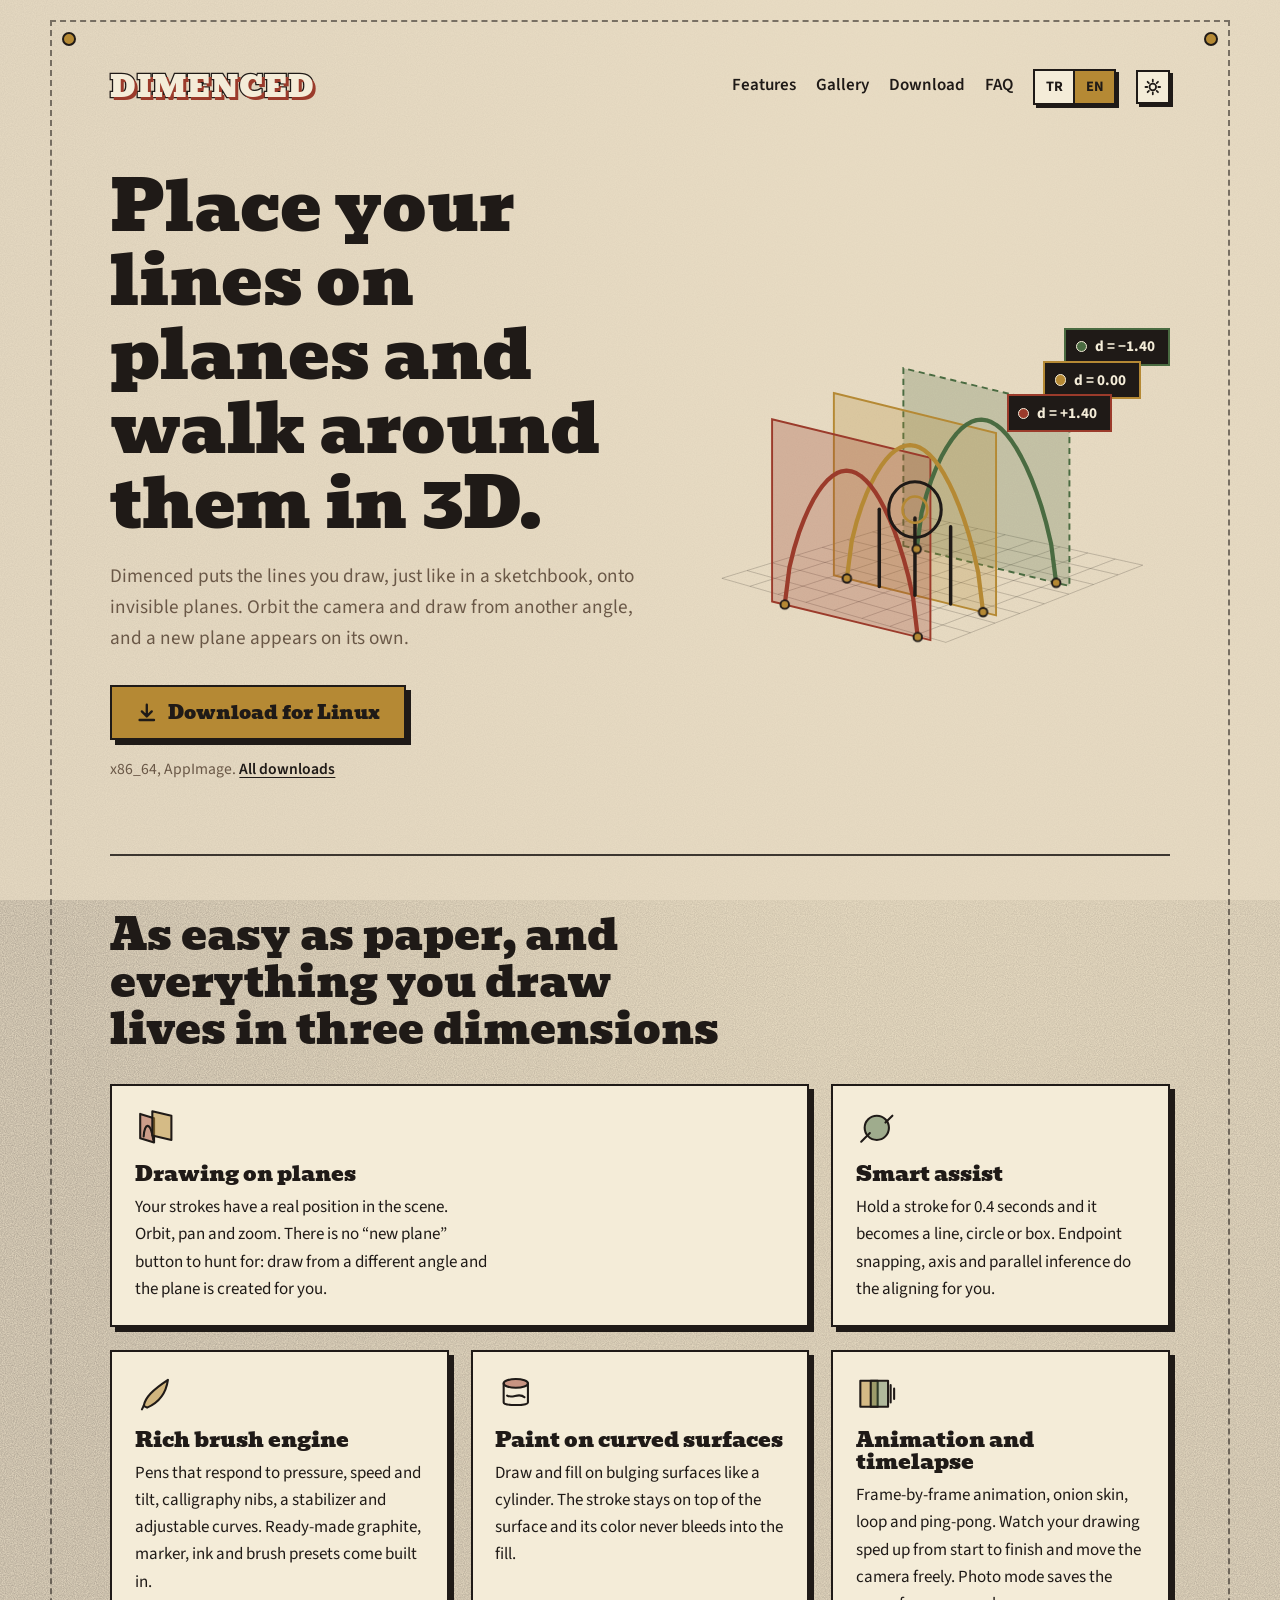
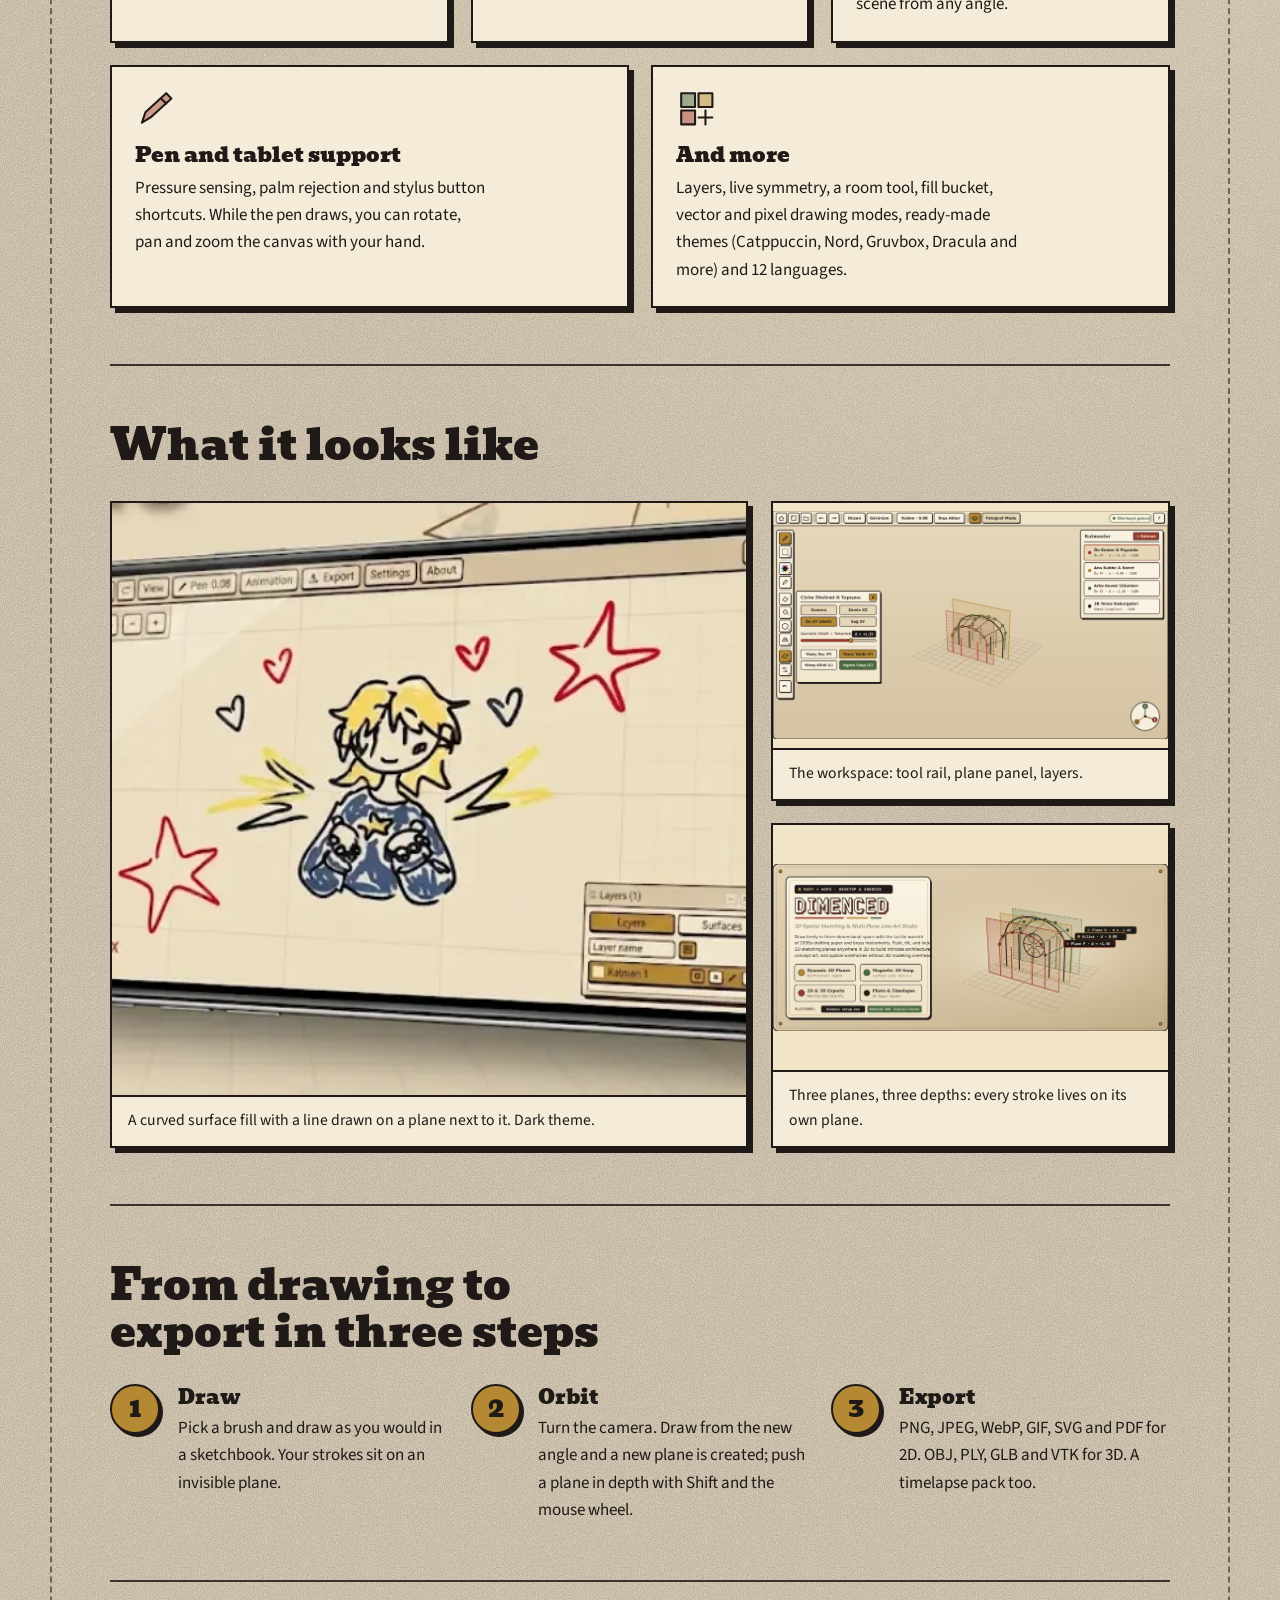
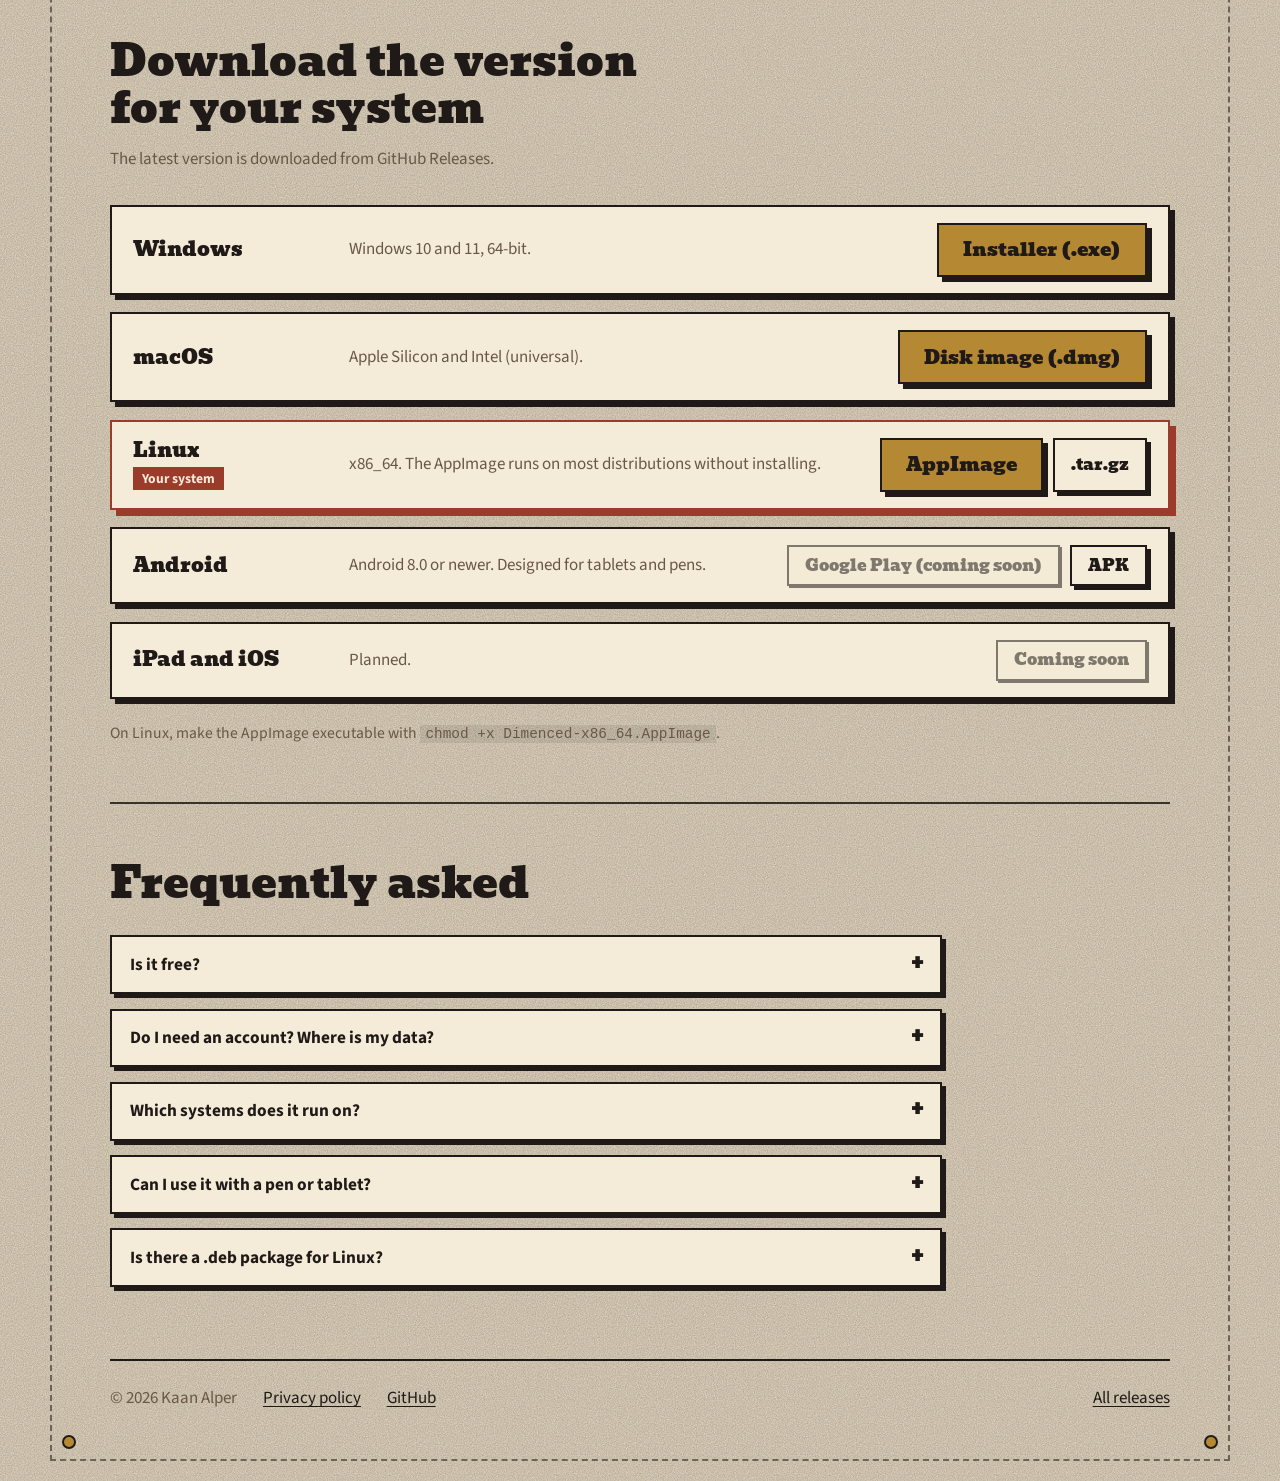
<file: docs/index.html>
<!doctype html>
<html lang="tr">
<head>
<meta charset="utf-8">
<meta name="viewport" content="width=device-width, initial-scale=1">
<title>Dimenced: 3B çizgi çizim uygulaması</title>
<meta name="description" content="Çizgilerini 3B uzaya çiz. Mürekkep tadında, sade ve güçlü bir çizim defteri. Windows, macOS, Linux ve Android için indir.">
<link rel="canonical" href="https://kaanalper.github.io/dimenced/">
<link rel="icon" href="favicon.svg" type="image/svg+xml">
<meta name="theme-color" content="#e8dcc4" media="(prefers-color-scheme: light)">
<meta name="theme-color" content="#1e1e2e" media="(prefers-color-scheme: dark)">
<meta property="og:type" content="website">
<meta property="og:title" content="Dimenced: 3B çizgi çizim uygulaması">
<meta property="og:description" content="Çizgilerini düzlemlere yerleştir, kamerayı döndür, 3B sahnede gez. Windows, macOS, Linux ve Android.">
<meta property="og:image" content="https://kaanalper.github.io/dimenced/assets/dimenced-hero.png">
<meta property="og:url" content="https://kaanalper.github.io/dimenced/">
<meta name="twitter:card" content="summary_large_image">
<link rel="preload" href="assets/fonts/Bevan-latin.woff2" as="font" type="font/woff2" crossorigin>
<link rel="stylesheet" href="site.css">
<script>
  /* Tema: kaydedilmiş seçim varsa o, yoksa tarayıcı tercihi (CSS prefers-color-scheme). */
  try { var t = localStorage.getItem("dimenced-theme"); if (t === "light" || t === "dark") document.documentElement.dataset.theme = t; } catch (e) {}
</script>
<script type="application/ld+json">
{"@context":"https://schema.org","@type":"SoftwareApplication","name":"Dimenced","applicationCategory":"DesignApplication","operatingSystem":"Windows, macOS, Linux, Android","description":"3B düzlemlerde çizgi çizim uygulaması.","url":"https://kaanalper.github.io/dimenced/","offers":{"@type":"Offer","price":"0","priceCurrency":"USD"},"author":{"@type":"Person","name":"Kaan Alper"}}
</script>
</head>
<body>
<a class="skip" href="#icerik" data-i18n="skip">İçeriğe geç</a>
<div class="sheet">
  <div class="rivet-b" aria-hidden="true"></div>

  <header class="top">
    <a class="wordmark" href="#" aria-label="Dimenced">DIMENCED</a>
    <nav class="nav" aria-label="Ana gezinme">
      <a href="#ozellikler" data-i18n="nav.features">Özellikler</a>
      <a href="#galeri" data-i18n="nav.gallery">Galeri</a>
      <a href="#indir" data-i18n="nav.download">İndir</a>
      <a href="#sss" data-i18n="nav.faq">SSS</a>
      <div class="seg" role="group" aria-label="Dil / Language">
        <button type="button" data-lang="tr" aria-pressed="true">TR</button>
        <button type="button" data-lang="en" aria-pressed="false">EN</button>
      </div>
      <button class="icon-btn" id="theme" type="button" aria-label="Temayı değiştir" title="Açık / koyu tema">
        <svg width="18" height="18" viewBox="0 0 24 24" fill="none" stroke="currentColor" stroke-width="2.4" stroke-linecap="round" stroke-linejoin="round" aria-hidden="true"><circle cx="12" cy="12" r="4.5"/><path d="M12 2v2.5M12 19.5V22M2 12h2.5M19.5 12H22M4.9 4.9l1.8 1.8M17.3 17.3l1.8 1.8M4.9 19.1l1.8-1.8M17.3 6.7l1.8-1.8"/></svg>
      </button>
    </nav>
  </header>

  <main id="icerik">
    <div class="hero">
      <div>
        <h1 data-i18n="hero.title">Çizgilerini düzlemlere yerleştir, 3B uzayda gez.</h1>
        <p class="lead" data-i18n="hero.lead">Dimenced, normal bir defterde çizer gibi çizdiğin çizgileri görünmez düzlemlere oturtur. Kamerayı döndürüp başka açıdan çizdiğinde yeni bir düzlem kendiliğinden oluşur.</p>
        <div class="cta">
          <div class="cta-row" id="cta-row">
            <a class="btn" id="cta-main" href="#indir" data-i18n="cta.see">İndirmeleri gör</a>
          </div>
          <p class="cta-meta" id="cta-meta" aria-live="polite"></p>
        </div>
      </div>
      <div class="scene" aria-hidden="true">
        <svg viewBox="0 0 620 480" role="img" focusable="false">
<g class="floor"><line x1="40.0" y1="372.0" x2="330.0" y2="455.0"/><line x1="40.0" y1="372.0" x2="300.0" y2="292.0"/><line x1="72.5" y1="362.0" x2="361.9" y2="442.5"/><line x1="76.2" y1="382.4" x2="335.6" y2="299.9"/><line x1="105.0" y1="352.0" x2="393.8" y2="430.0"/><line x1="112.5" y1="392.8" x2="371.2" y2="307.8"/><line x1="137.5" y1="342.0" x2="425.6" y2="417.5"/><line x1="148.8" y1="403.1" x2="406.9" y2="315.6"/><line x1="170.0" y1="332.0" x2="457.5" y2="405.0"/><line x1="185.0" y1="413.5" x2="442.5" y2="323.5"/><line x1="202.5" y1="322.0" x2="489.4" y2="392.5"/><line x1="221.2" y1="423.9" x2="478.1" y2="331.4"/><line x1="235.0" y1="312.0" x2="521.2" y2="380.0"/><line x1="257.5" y1="434.2" x2="513.8" y2="339.2"/><line x1="267.5" y1="302.0" x2="553.1" y2="367.5"/><line x1="293.8" y1="444.6" x2="549.4" y2="347.1"/><line x1="300.0" y1="292.0" x2="585.0" y2="355.0"/><line x1="330.0" y1="455.0" x2="585.0" y2="355.0"/></g>
<polygon class="plane plane-green" points="275,330 490,382 490,152 275,100"/>
<polygon class="plane plane-brass" points="185,368 395,420 395,184 185,132"/>
<polygon class="plane plane-rust" points="105,402 310,452 310,216 105,166"/>
<path class="stroke s-green" pathLength="1" d="M292.2 334.2 L298.6 287.2 L305.1 263.0 L311.6 243.9 L318.0 228.0 L324.4 214.4 L330.9 202.8 L337.4 192.9 L343.8 184.7 L350.2 178.1 L356.7 173.0 L363.1 169.4 L369.6 167.2 L376.1 166.6 L382.5 167.4 L388.9 169.7 L395.4 173.5 L401.9 178.7 L408.3 185.4 L414.8 193.7 L421.2 203.5 L427.6 214.8 L434.1 227.8 L440.6 242.5 L447.0 259.2 L453.5 278.3 L459.9 300.4 L466.4 327.8 L472.8 377.8"/>
<path class="stroke s-brass" pathLength="1" d="M201.8 372.2 L208.1 323.9 L214.4 299.1 L220.7 279.5 L227.0 263.1 L233.3 249.1 L239.6 237.1 L245.9 227.0 L252.2 218.5 L258.5 211.6 L264.8 206.4 L271.1 202.6 L277.4 200.4 L283.7 199.7 L290.0 200.5 L296.3 202.8 L302.6 206.6 L308.9 212.0 L315.2 218.8 L321.5 227.2 L327.8 237.2 L334.1 248.8 L340.4 262.1 L346.7 277.2 L353.0 294.3 L359.3 313.8 L365.6 336.5 L371.9 364.5 L378.2 415.8"/>
<path class="stroke s-rust" pathLength="1" d="M121.4 406.0 L127.5 357.7 L133.7 332.8 L139.8 313.1 L146.0 296.7 L152.2 282.6 L158.3 270.6 L164.5 260.4 L170.6 251.9 L176.8 244.9 L182.9 239.6 L189.1 235.8 L195.2 233.5 L201.4 232.7 L207.5 233.5 L213.7 235.7 L219.8 239.5 L225.9 244.8 L232.1 251.6 L238.2 259.9 L244.4 269.9 L250.5 281.4 L256.7 294.6 L262.9 309.6 L269.0 326.7 L275.1 346.1 L281.3 368.8 L287.5 396.7 L293.6 448.0"/>
<path class="stroke s-ink col" pathLength="1" d="M243.8 382.6 L243.8 282.6"/>
<path class="stroke s-ink col" pathLength="1" d="M290.0 394.0 L290.0 294.0"/>
<path class="stroke s-ink col" pathLength="1" d="M336.2 405.4 L336.2 305.4"/>
<ellipse class="stroke s-ink rose" pathLength="1" cx="290.0" cy="283.1" rx="34" ry="36"/>
<ellipse class="stroke s-brass rose2" pathLength="1" cx="290.0" cy="283.1" rx="16" ry="17"/>
<g class="dots"><circle cx="292.2" cy="334.2" r="5.5"/><circle cx="472.8" cy="377.8" r="5.5"/><circle cx="201.8" cy="372.2" r="5.5"/><circle cx="378.2" cy="415.8" r="5.5"/><circle cx="121.4" cy="406.0" r="5.5"/><circle cx="293.6" cy="448.0" r="5.5"/></g>
        </svg>
        <span class="tag t1"><i></i>d = −1.40</span>
        <span class="tag t2"><i></i>d = 0.00</span>
        <span class="tag t3"><i></i>d = +1.40</span>
      </div>
    </div>

    <hr class="rule">

    <section id="ozellikler" aria-labelledby="h-ozellikler">
      <h2 id="h-ozellikler" data-i18n="feat.title">Kâğıda çizer gibi rahat, çizdiklerin üç boyutta yaşar</h2>
      <div class="board">
        <article class="card big">
          <svg class="glyph" viewBox="0 0 48 48" aria-hidden="true"><path class="f2" d="M6 36 L22 41 L22 13 L6 8Z" fill-opacity=".45"/><path class="f1" d="M20 33 L42 38 L42 10 L20 5Z" fill-opacity=".5"/><path d="M10 34 C11 18 18 16 21 38"/></svg>
          <h3 data-i18n="f1.h">Düzlemlerde çizim</h3>
          <p data-i18n="f1.p">Çizgilerin sahnede gerçek bir konuma sahip. Döndür, kaydır, yakınlaştır. “Yeni düzlem” diye bir düğme aramana gerek yok: başka bir açıdan çizdiğinde düzlem kendiliğinden oluşur.</p>
        </article>
        <article class="card">
          <svg class="glyph" viewBox="0 0 48 48" aria-hidden="true"><circle class="f3" cx="24" cy="24" r="14" fill-opacity=".5"/><path d="M6 40 L16 30 M34 18 L42 10"/></svg>
          <h3 data-i18n="f2.h">Akıllı yardım</h3>
          <p data-i18n="f2.p">Çizgiyi 0,4 saniye bekletince düz çizgi, daire ya da kutu olur. Uç noktalara yapışma, eksen ve paralel çıkarımı hizalamayı senin yerine yapar.</p>
        </article>
        <article class="card">
          <svg class="glyph" viewBox="0 0 48 48" aria-hidden="true"><path class="f1" d="M10 38 C12 28 20 20 38 8 C36 22 28 34 14 40Z" fill-opacity=".55"/><path d="M10 38 L8 42"/></svg>
          <h3 data-i18n="f3.h">Zengin fırça motoru</h3>
          <p data-i18n="f3.p">Basınç, hız ve eğime duyarlı kalemler, kaligrafi uçları, stabilizatör ve ayarlanabilir eğriler. Grafit, marker, mürekkep ve fırça gibi hazır fırçalar hazır gelir.</p>
        </article>
        <article class="card">
          <svg class="glyph" viewBox="0 0 48 48" aria-hidden="true"><ellipse class="f2" cx="24" cy="12" rx="14" ry="5" fill-opacity=".5"/><path d="M10 12 V34 C10 38 38 38 38 34 V12"/><path d="M14 26 C20 30 28 22 34 28"/></svg>
          <h3 data-i18n="f4.h">Kavisli yüzeylere boya</h3>
          <p data-i18n="f4.p">Silindir gibi bombeli yüzeylerde çiz ve doldur. Çizgi yüzeyin üstünde kalır, rengi karışmaz.</p>
        </article>
        <article class="card">
          <svg class="glyph" viewBox="0 0 48 48" aria-hidden="true"><rect class="f1" x="5" y="9" width="20" height="30" fill-opacity=".5"/><rect class="f3" x="17" y="9" width="20" height="30" fill-opacity=".4"/><path d="M40 14 V34 M44 18 V30"/></svg>
          <h3 data-i18n="f5.h">Animasyon ve timelapse</h3>
          <p data-i18n="f5.p">Kare kare animasyon, soğan zarı, döngü ve ping-pong. Çizimini baştan sona hızlandırılmış izle, kamerayı serbestçe oynat. Foto modu sahneyi istediğin açıdan kaydeder.</p>
        </article>
        <article class="card wide">
          <svg class="glyph" viewBox="0 0 48 48" aria-hidden="true"><path d="M8 40 L12 28 L36 6 L42 12 L18 34Z" class="f2" fill-opacity=".45"/><path d="M30 12 L36 18"/></svg>
          <h3 data-i18n="f6.h">Kalem ve tablet desteği</h3>
          <p data-i18n="f6.p">Basınç algılama, avuç reddi ve kalem düğmesi kısayolları. Kalemle çizerken elinle ekranı döndürebilir, kaydırabilir, yakınlaştırabilirsin.</p>
        </article>
        <article class="card wide">
          <svg class="glyph" viewBox="0 0 48 48" aria-hidden="true"><rect class="f3" x="6" y="6" width="16" height="16" fill-opacity=".5"/><rect class="f1" x="26" y="6" width="16" height="16" fill-opacity=".5"/><rect class="f2" x="6" y="26" width="16" height="16" fill-opacity=".5"/><path d="M26 34 H42 M34 26 V42"/></svg>
          <h3 data-i18n="f7.h">Ve daha fazlası</h3>
          <p data-i18n="f7.p">Katmanlar, canlı simetri, oda aracı, boya kovası, vektör ve piksel çizim kipi, hazır temalar (Catppuccin, Nord, Gruvbox, Dracula ve daha fazlası) ve 12 dil.</p>
        </article>
      </div>
    </section>

    <hr class="rule">

    <section id="galeri" aria-labelledby="h-galeri">
      <h2 id="h-galeri" data-i18n="gal.title">Böyle görünüyor</h2>
      <div class="gallery">
        <figure class="shot main">
          <img src="assets/screens/hilal.webp" width="1023" height="813" loading="lazy" alt="Dimenced koyu temada, kavisli bir silindir yüzeyi ve yanında çizilmiş bir halka çizgi" data-i18n-alt="gal.a1">
          <figcaption data-i18n="gal.c1">Kavisli yüzey dolgusu ve yanında düzlemde çizilmiş bir çizgi. Koyu tema.</figcaption>
        </figure>
        <figure class="shot">
          <img src="assets/dimenced-ui-showcase.png" width="1600" height="925" loading="lazy" alt="Açık temada Dimenced çalışma alanı: araç çubuğu, düzlem paneli ve katman listesi" data-i18n-alt="gal.a2">
          <figcaption data-i18n="gal.c2">Çalışma alanı: araç rayı, düzlem paneli, katmanlar.</figcaption>
        </figure>
        <figure class="shot">
          <img src="assets/dimenced-hero.png" width="1600" height="675" loading="lazy" alt="Üç renkli çizim düzlemi ve üzerlerinde çizilmiş kemer" data-i18n-alt="gal.a3">
          <figcaption data-i18n="gal.c3">Üç düzlem, üç derinlik: her çizgi kendi düzleminde yaşar.</figcaption>
        </figure>
      </div>
    </section>

    <hr class="rule">

    <section aria-labelledby="h-nasil">
      <h2 id="h-nasil" data-i18n="how.title">Üç adımda çizimden dışa aktarıma</h2>
      <ol class="steps">
        <li><h3 data-i18n="s1.h">Çiz</h3><p data-i18n="s1.p">Fırçayı seç ve defterde çizer gibi çiz. Çizgilerin görünmez bir düzleme oturur.</p></li>
        <li><h3 data-i18n="s2.h">Döndür</h3><p data-i18n="s2.p">Kamerayı çevir. Yeni açıdan çizdiğinde yeni düzlem oluşur; derinliği Shift ile tekerlekle ayarlarsın.</p></li>
        <li><h3 data-i18n="s3.h">Dışa aktar</h3><p data-i18n="s3.p">2B için PNG, JPEG, WebP, GIF, SVG, PDF. 3B için OBJ, PLY, GLB, VTK. Timelapse paketi de var.</p></li>
      </ol>
    </section>

    <hr class="rule">

    <section id="indir" aria-labelledby="h-indir">
      <h2 id="h-indir" data-i18n="dl.title">Sistemine uygun sürümü indir</h2>
      <p class="section-lead" id="dl-version" data-i18n="dl.lead">En güncel sürüm GitHub Releases üzerinden indirilir.</p>
      <div class="dl-list" id="dl-list"></div>
      <p class="fine" data-i18n-html="dl.fine">Linux’ta AppImage’i çalıştırılabilir yapmak için <code>chmod +x Dimenced-x86_64.AppImage</code> komutunu kullan.</p>
    </section>

    <hr class="rule">

    <section id="sss" aria-labelledby="h-sss">
      <h2 id="h-sss" data-i18n="faq.title">Sık sorulanlar</h2>
      <div class="faq">
        <details><summary data-i18n="q1">Ücretsiz mi?</summary><p data-i18n="a1">Uygulama ücretsiz. 2B ve timelapse dışa aktarımları da ücretsiz. 3B dışa aktarımlar token ile yapılır; ilk açılışta 100 ücretsiz token hediye edilir.</p></details>
        <details><summary data-i18n="q2">Hesap açmam gerekiyor mu, verilerim nerede duruyor?</summary><p data-i18n="a2">Hesap gerekmez, reklam yoktur. Çizimlerin cihazında kalır. Ayrıntılar gizlilik sayfasında.</p></details>
        <details><summary data-i18n="q3">Hangi sistemlerde çalışıyor?</summary><p data-i18n="a3">Windows 10 ve 11, macOS (Apple Silicon ve Intel), Linux (x86_64) ve Android 8.0 ve üzeri. iPad ve iOS sürümü planlanıyor.</p></details>
        <details><summary data-i18n="q4">Kalemle ve tabletle kullanabilir miyim?</summary><p data-i18n="a4">Evet. Basınç algılama, avuç reddi ve kalem düğmesi kısayolları var. Android’de tablet ve kalem için tasarlandı.</p></details>
        <details><summary data-i18n="q5">Linux için .deb paketi var mı?</summary><p data-i18n="a5">Şimdilik AppImage ve .tar.gz sunuluyor. AppImage çoğu dağıtımda kurulum gerektirmeden çalışır.</p></details>
      </div>
    </section>
  </main>

  <footer>
    <span>© 2026 Kaan Alper</span>
    <a href="PRIVACY.html" data-i18n="foot.privacy">Gizlilik politikası</a>
    <a href="https://github.com/KaanAlper/Dimenced">GitHub</a>
    <a class="sp" href="https://github.com/KaanAlper/Dimenced/releases" data-i18n="foot.releases">Tüm sürümler</a>
  </footer>
</div>

<noscript>
  <p style="text-align:center;padding:1rem"><a href="https://github.com/KaanAlper/Dimenced/releases/latest">Dimenced’i GitHub Releases’tan indir</a></p>
</noscript>
<script src="site.js"></script>
</body>
</html>
</file>
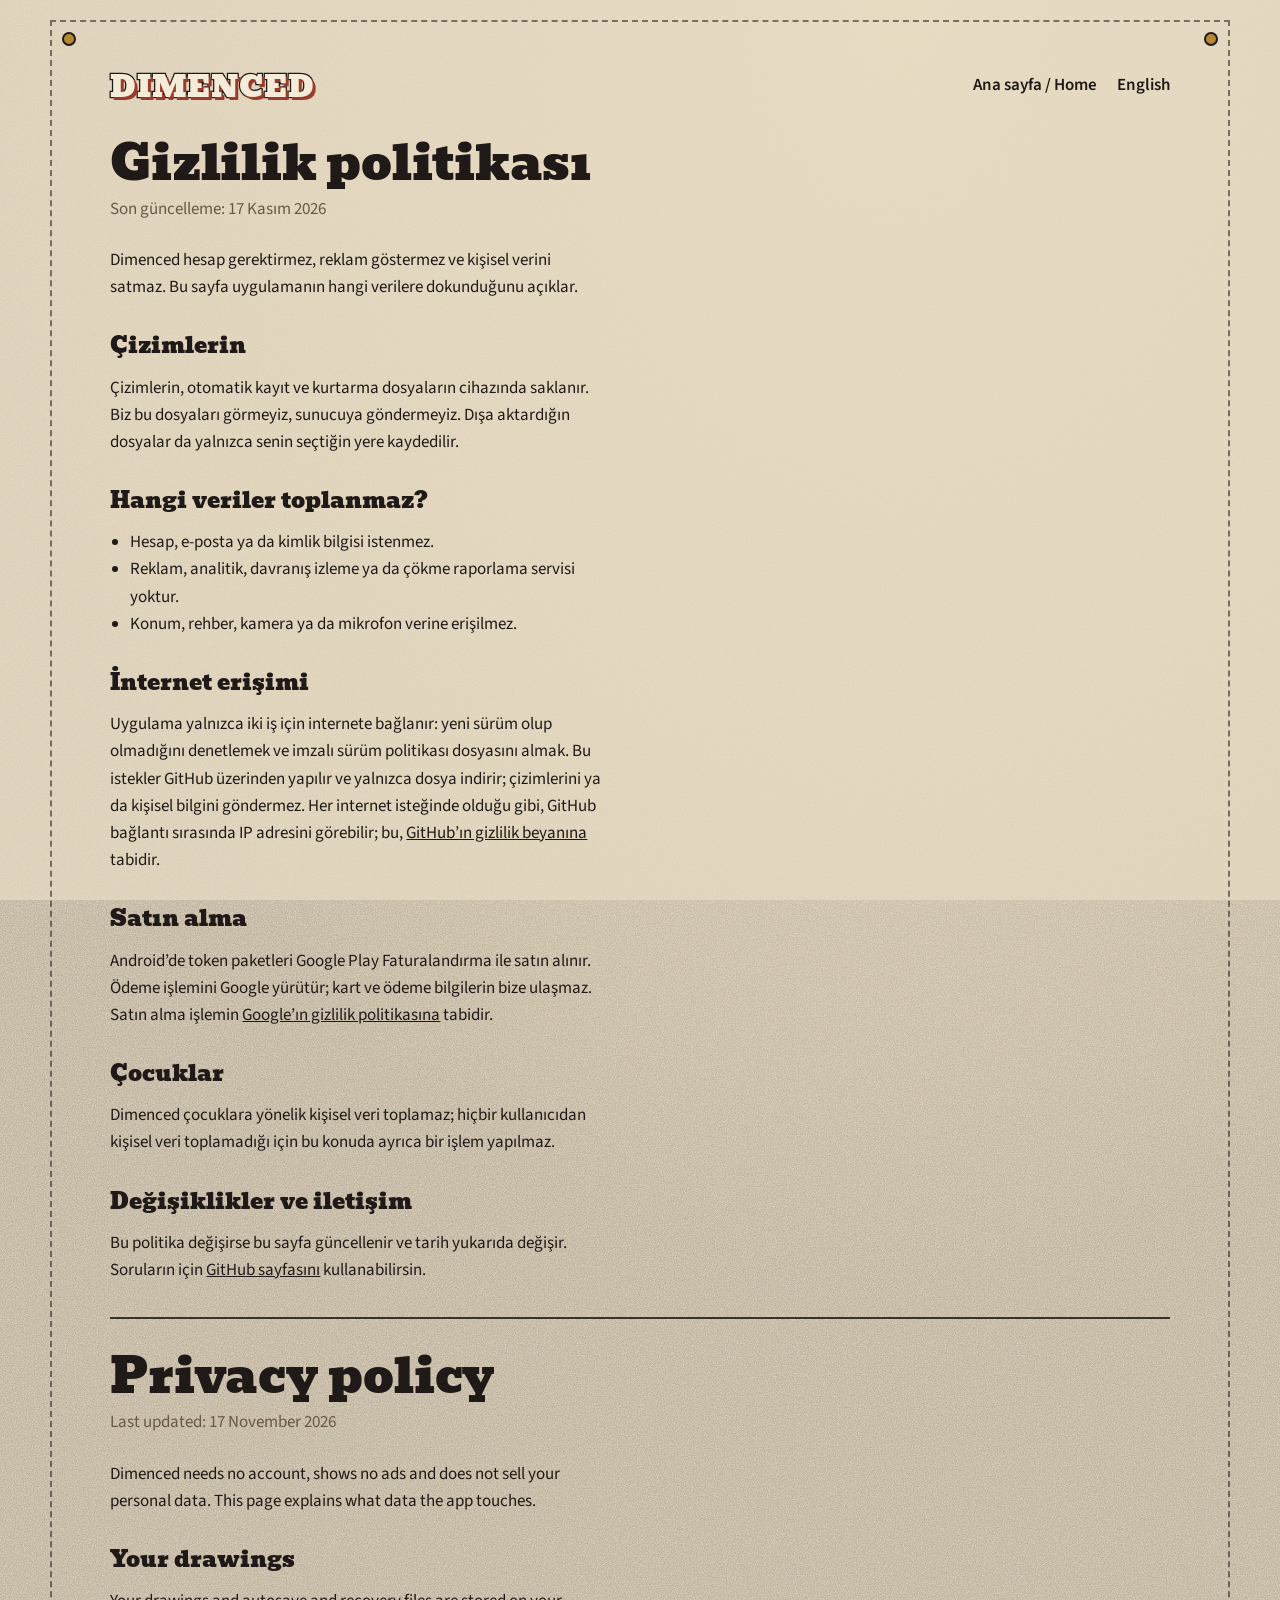
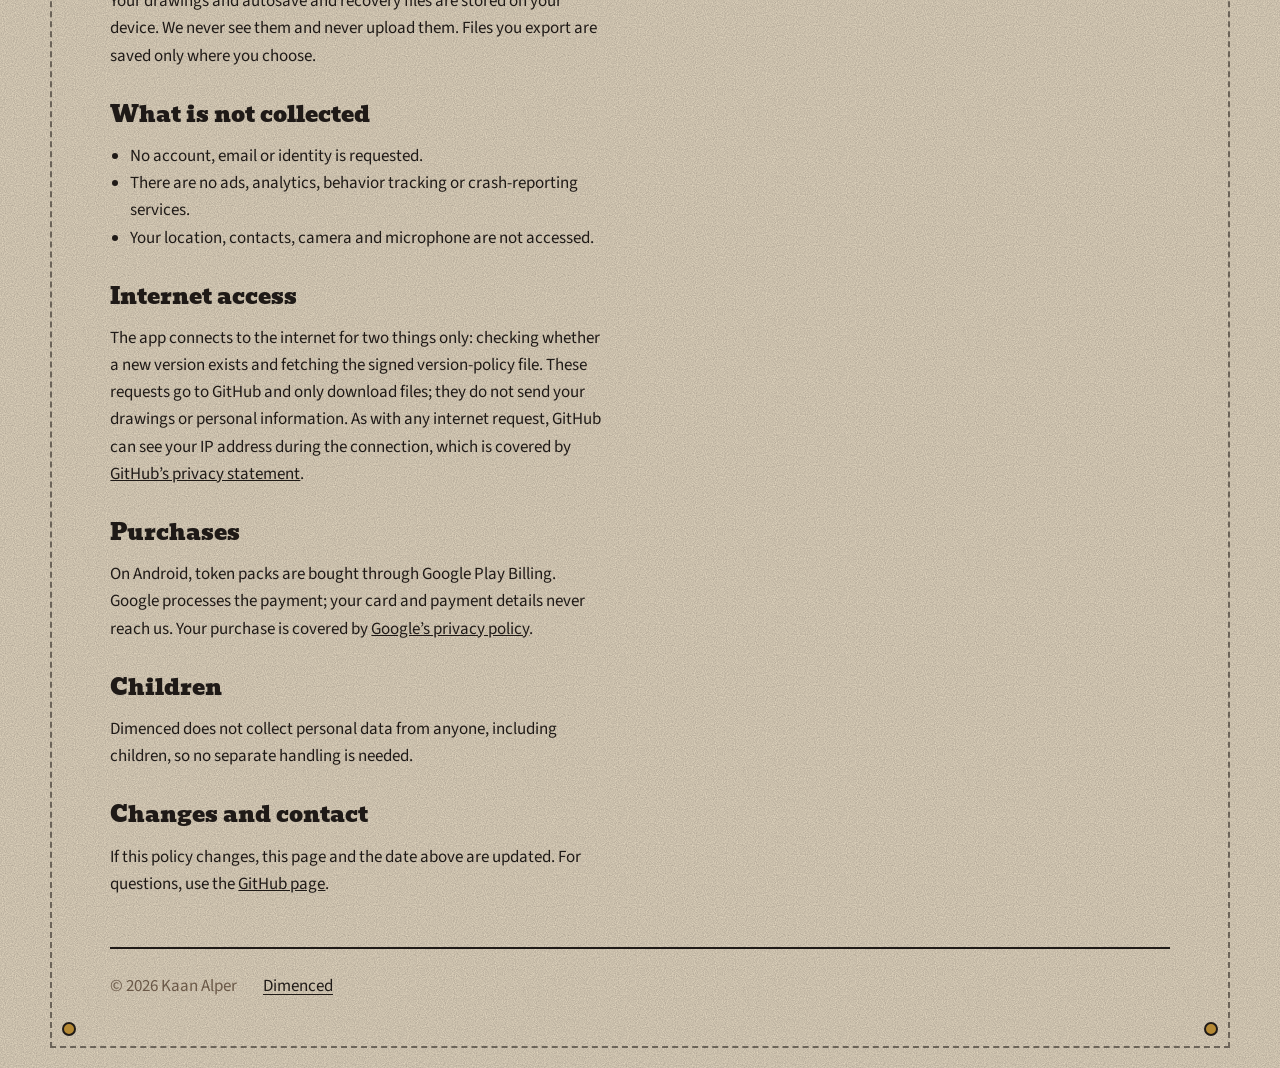
<file: docs/PRIVACY.html>
<!doctype html>
<html lang="tr">
<head>
<meta charset="utf-8">
<meta name="viewport" content="width=device-width, initial-scale=1">
<title>Dimenced: Gizlilik politikası / Privacy policy</title>
<meta name="description" content="Dimenced gizlilik politikası. Hesap yok, reklam yok, çizimlerin cihazında kalır.">
<link rel="canonical" href="https://kaanalper.github.io/dimenced/PRIVACY.html">
<link rel="icon" href="favicon.svg" type="image/svg+xml">
<link rel="stylesheet" href="site.css">
<script>try{var t=localStorage.getItem("dimenced-theme");if(t==="light"||t==="dark")document.documentElement.dataset.theme=t;}catch(e){}</script>
</head>
<body>
<div class="sheet">
  <div class="rivet-b" aria-hidden="true"></div>
  <header class="top">
    <a class="wordmark" href="./" aria-label="Dimenced">DIMENCED</a>
    <nav class="nav" aria-label="Gezinme"><a href="./">Ana sayfa / Home</a><a href="#en">English</a></nav>
  </header>

  <main class="doc" id="tr">
    <h1>Gizlilik politikası</h1>
    <p class="stamp">Son güncelleme: 17 Kasım 2026</p>
    <p>Dimenced hesap gerektirmez, reklam göstermez ve kişisel verini satmaz. Bu sayfa uygulamanın hangi verilere dokunduğunu açıklar.</p>

    <h2>Çizimlerin</h2>
    <p>Çizimlerin, otomatik kayıt ve kurtarma dosyaların cihazında saklanır. Biz bu dosyaları görmeyiz, sunucuya göndermeyiz. Dışa aktardığın dosyalar da yalnızca senin seçtiğin yere kaydedilir.</p>

    <h2>Hangi veriler toplanmaz?</h2>
    <ul>
      <li>Hesap, e-posta ya da kimlik bilgisi istenmez.</li>
      <li>Reklam, analitik, davranış izleme ya da çökme raporlama servisi yoktur.</li>
      <li>Konum, rehber, kamera ya da mikrofon verine erişilmez.</li>
    </ul>

    <h2>İnternet erişimi</h2>
    <p>Uygulama yalnızca iki iş için internete bağlanır: yeni sürüm olup olmadığını denetlemek ve imzalı sürüm politikası dosyasını almak. Bu istekler GitHub üzerinden yapılır ve yalnızca dosya indirir; çizimlerini ya da kişisel bilgini göndermez. Her internet isteğinde olduğu gibi, GitHub bağlantı sırasında IP adresini görebilir; bu, <a href="https://docs.github.com/en/site-policy/privacy-policies/github-general-privacy-statement">GitHub’ın gizlilik beyanına</a> tabidir.</p>

    <h2>Satın alma</h2>
    <p>Android’de token paketleri Google Play Faturalandırma ile satın alınır. Ödeme işlemini Google yürütür; kart ve ödeme bilgilerin bize ulaşmaz. Satın alma işlemin <a href="https://policies.google.com/privacy">Google’ın gizlilik politikasına</a> tabidir.</p>

    <h2>Çocuklar</h2>
    <p>Dimenced çocuklara yönelik kişisel veri toplamaz; hiçbir kullanıcıdan kişisel veri toplamadığı için bu konuda ayrıca bir işlem yapılmaz.</p>

    <h2>Değişiklikler ve iletişim</h2>
    <p>Bu politika değişirse bu sayfa güncellenir ve tarih yukarıda değişir. Soruların için <a href="https://github.com/KaanAlper/Dimenced">GitHub sayfasını</a> kullanabilirsin.</p>
  </main>

  <hr class="rule">

  <main class="doc" id="en" lang="en">
    <h1>Privacy policy</h1>
    <p class="stamp">Last updated: 17 November 2026</p>
    <p>Dimenced needs no account, shows no ads and does not sell your personal data. This page explains what data the app touches.</p>

    <h2>Your drawings</h2>
    <p>Your drawings and autosave and recovery files are stored on your device. We never see them and never upload them. Files you export are saved only where you choose.</p>

    <h2>What is not collected</h2>
    <ul>
      <li>No account, email or identity is requested.</li>
      <li>There are no ads, analytics, behavior tracking or crash-reporting services.</li>
      <li>Your location, contacts, camera and microphone are not accessed.</li>
    </ul>

    <h2>Internet access</h2>
    <p>The app connects to the internet for two things only: checking whether a new version exists and fetching the signed version-policy file. These requests go to GitHub and only download files; they do not send your drawings or personal information. As with any internet request, GitHub can see your IP address during the connection, which is covered by <a href="https://docs.github.com/en/site-policy/privacy-policies/github-general-privacy-statement">GitHub’s privacy statement</a>.</p>

    <h2>Purchases</h2>
    <p>On Android, token packs are bought through Google Play Billing. Google processes the payment; your card and payment details never reach us. Your purchase is covered by <a href="https://policies.google.com/privacy">Google’s privacy policy</a>.</p>

    <h2>Children</h2>
    <p>Dimenced does not collect personal data from anyone, including children, so no separate handling is needed.</p>

    <h2>Changes and contact</h2>
    <p>If this policy changes, this page and the date above are updated. For questions, use the <a href="https://github.com/KaanAlper/Dimenced">GitHub page</a>.</p>
  </main>

  <footer>
    <span>© 2026 Kaan Alper</span>
    <a href="./">Dimenced</a>
  </footer>
</div>
</body>
</html>
</file>
<file: docs/site.css>
@font-face{font-family:'Bevan';font-style:normal;font-weight:400;font-display:swap;src:url(assets/fonts/Bevan-latin-ext.woff2) format('woff2');unicode-range:U+0100-02BA, U+02BD-02C5, U+02C7-02CC, U+02CE-02D7, U+02DD-02FF, U+0304, U+0308, U+0329, U+1D00-1DBF, U+1E00-1E9F, U+1EF2-1EFF, U+2020, U+20A0-20AB, U+20AD-20C4, U+2113, U+2C60-2C7F, U+A720-A7FF}
@font-face{font-family:'Bevan';font-style:normal;font-weight:400;font-display:swap;src:url(assets/fonts/Bevan-latin.woff2) format('woff2');unicode-range:U+0000-00FF, U+0131, U+0152-0153, U+02BB-02BC, U+02C6, U+02DA, U+02DC, U+0304, U+0308, U+0329, U+2000-206F, U+20AC, U+2122, U+2191, U+2193, U+2212, U+2215, U+FEFF, U+FFFD}
@font-face{font-family:'Source Sans 3';font-style:normal;font-weight:400 700;font-display:swap;src:url(assets/fonts/SourceSans3-latin-ext.woff2) format('woff2');unicode-range:U+0100-02BA, U+02BD-02C5, U+02C7-02CC, U+02CE-02D7, U+02DD-02FF, U+0304, U+0308, U+0329, U+1D00-1DBF, U+1E00-1E9F, U+1EF2-1EFF, U+2020, U+20A0-20AB, U+20AD-20C4, U+2113, U+2C60-2C7F, U+A720-A7FF}
@font-face{font-family:'Source Sans 3';font-style:normal;font-weight:400 700;font-display:swap;src:url(assets/fonts/SourceSans3-latin.woff2) format('woff2');unicode-range:U+0000-00FF, U+0131, U+0152-0153, U+02BB-02BC, U+02C6, U+02DA, U+02DC, U+0304, U+0308, U+0329, U+2000-206F, U+20AC, U+2122, U+2191, U+2193, U+2212, U+2215, U+FEFF, U+FFFD}/* Dimenced tanıtım sitesi: uygulamanın kraft karton / pirinç / mürekkep kimliği.
   Koyu tema, uygulamanın Catppuccin Mocha temasıdır. */

:root {
  --kraft: #e8dcc4;
  --kraft-deep: #d4c3a3;
  --paper: #f4ecd8;
  --canvas: #f3e6c8;
  --ink: #1f1a17;
  --ink-muted: #6a5847;
  --brass: #b58934;
  --on-brass: #1f1a17;
  --rust: #9b3b2b;
  --on-rust: #f4ecd8;
  --green: #4a6b41;
  --shadow: #1f1a17;
  --grain: 0.07;
  --display: "Bevan", "Rockwell", "Roboto Slab", Georgia, serif;
  --text: "Source Sans 3", "Segoe UI", system-ui, sans-serif;
  color-scheme: light;
}

:root[data-theme="dark"] {
  --kraft: #1e1e2e;
  --kraft-deep: #313244;
  --paper: #262637;
  --canvas: #181825;
  --ink: #cdd6f4;
  --ink-muted: #a6adc8;
  --brass: #cba6f7;
  --on-brass: #11111b;
  --rust: #f38ba8;
  --on-rust: #11111b;
  --green: #a6e3a1;
  --shadow: #11111b;
  --grain: 0;
  color-scheme: dark;
}

@media (prefers-color-scheme: dark) {
  :root:not([data-theme="light"]) {
    --kraft: #1e1e2e;
    --kraft-deep: #313244;
    --paper: #262637;
    --canvas: #181825;
    --ink: #cdd6f4;
    --ink-muted: #a6adc8;
    --brass: #cba6f7;
    --on-brass: #11111b;
    --rust: #f38ba8;
    --on-rust: #11111b;
    --green: #a6e3a1;
    --shadow: #11111b;
    --grain: 0;
    color-scheme: dark;
  }
}

*,
*::before,
*::after { box-sizing: border-box; }

html { scroll-behavior: smooth; scroll-padding-top: 1.5rem; }

body {
  margin: 0;
  font-family: var(--text);
  font-size: 1.0625rem;
  line-height: 1.6;
  color: var(--ink);
  background-color: var(--kraft);
  background-image:
    radial-gradient(120% 80% at 70% 0%, color-mix(in srgb, var(--canvas) 70%, transparent), transparent 60%),
    url("data:image/svg+xml;utf8,<svg xmlns='http://www.w3.org/2000/svg' width='220' height='220'><filter id='n'><feTurbulence type='fractalNoise' baseFrequency='.9' numOctaves='2' stitchTiles='stitch'/><feColorMatrix values='0 0 0 0 .12  0 0 0 0 .1  0 0 0 0 .09  0 0 0 .9 0'/></filter><rect width='100%' height='100%' filter='url(%23n)' opacity='0.5'/></svg>");
  background-blend-mode: normal;
  -webkit-font-smoothing: antialiased;
}

body::before {
  content: "";
  position: fixed;
  inset: 0;
  pointer-events: none;
  background: var(--kraft);
  opacity: calc(1 - var(--grain) * 4);
  z-index: -1;
}

img, svg { max-width: 100%; display: block; }
a { color: inherit; }

:focus-visible {
  outline: 3px solid var(--rust);
  outline-offset: 3px;
}

.skip {
  position: absolute;
  left: -999px;
  top: 0.5rem;
  background: var(--paper);
  color: var(--ink);
  border: 2px solid var(--ink);
  padding: 0.5rem 0.9rem;
  z-index: 10;
}
.skip:focus { left: 0.5rem; }

/* ---------- Sayfa: dikişli çerçeve + perçinler ---------- */
.sheet {
  position: relative;
  max-width: 1180px;
  margin: 1.25rem auto;
  padding: clamp(1.25rem, 3vw, 2.5rem);
  border: 2px dashed color-mix(in srgb, var(--ink) 55%, transparent);
  outline: 2px solid color-mix(in srgb, var(--ink) 0%, transparent);
}
.sheet::before,
.sheet::after,
.sheet > .rivet-b::before,
.sheet > .rivet-b::after {
  content: "";
  position: absolute;
  width: 14px;
  height: 14px;
  border-radius: 50%;
  background: var(--brass);
  border: 2px solid var(--ink);
}
.sheet::before { top: 10px; left: 10px; }
.sheet::after { top: 10px; right: 10px; }
.sheet > .rivet-b { position: absolute; inset: 0; pointer-events: none; }
.sheet > .rivet-b::before { bottom: 10px; left: 10px; }
.sheet > .rivet-b::after { bottom: 10px; right: 10px; }

@media (max-width: 720px) {
  .sheet { margin: 0.5rem; }
}

/* ---------- Üst çubuk ---------- */
.top {
  display: flex;
  flex-wrap: wrap;
  align-items: center;
  gap: 0.75rem 1.5rem;
  padding: 0.5rem 1.25rem 0;
}

.wordmark {
  font-family: var(--display);
  font-size: 1.9rem;
  letter-spacing: 0.02em;
  line-height: 1;
  text-decoration: none;
  color: var(--paper);
  -webkit-text-stroke: 2.5px var(--ink);
  paint-order: stroke fill;
  text-shadow: 3px 3px 0 var(--rust);
}

.nav {
  display: flex;
  flex-wrap: wrap;
  gap: 0.25rem 1.25rem;
  margin-left: auto;
  align-items: center;
}
.nav a {
  text-decoration: none;
  font-weight: 600;
  padding: 0.25rem 0;
  border-bottom: 2px solid transparent;
}
.nav a:hover { border-bottom-color: var(--rust); }

.seg {
  display: inline-flex;
  border: 2px solid var(--ink);
  box-shadow: 3px 3px 0 var(--shadow);
  background: var(--paper);
}
.seg button {
  font: inherit;
  font-size: 0.9rem;
  font-weight: 700;
  color: var(--ink);
  background: transparent;
  border: 0;
  padding: 0.25rem 0.65rem;
  cursor: pointer;
}
.seg button + button { border-left: 2px solid var(--ink); }
.seg button[aria-pressed="true"] { background: var(--brass); color: var(--on-brass); }

.icon-btn {
  font: inherit;
  width: 2.1rem;
  height: 2.1rem;
  display: grid;
  place-items: center;
  color: var(--ink);
  background: var(--paper);
  border: 2px solid var(--ink);
  box-shadow: 3px 3px 0 var(--shadow);
  cursor: pointer;
}
.icon-btn:active { transform: translate(2px, 2px); box-shadow: 1px 1px 0 var(--shadow); }

/* ---------- Düğmeler ---------- */
.btn {
  display: inline-flex;
  align-items: center;
  gap: 0.6rem;
  font-family: var(--display);
  font-size: 1.2rem;
  line-height: 1.1;
  text-decoration: none;
  padding: 0.9rem 1.5rem;
  color: var(--on-brass);
  background: var(--brass);
  border: 2px solid var(--ink);
  box-shadow: 5px 5px 0 var(--shadow);
  transition: transform 0.08s, box-shadow 0.08s;
}
.btn:hover { transform: translate(2px, 2px); box-shadow: 3px 3px 0 var(--shadow); }
.btn:active { transform: translate(5px, 5px); box-shadow: 0 0 0 var(--shadow); }
.btn.quiet {
  background: var(--paper);
  color: var(--ink);
  font-size: 1rem;
  padding: 0.6rem 1rem;
  box-shadow: 4px 4px 0 var(--shadow);
}
.btn.quiet:hover { box-shadow: 2px 2px 0 var(--shadow); }
.btn[aria-disabled="true"] { opacity: 0.55; pointer-events: none; box-shadow: 2px 2px 0 var(--shadow); }
.btn svg { width: 1.35rem; height: 1.35rem; flex: none; }

/* ---------- Hero ---------- */
.hero {
  display: grid;
  grid-template-columns: minmax(0, 1.05fr) minmax(0, 0.95fr);
  gap: clamp(1.5rem, 4vw, 3.5rem);
  align-items: center;
  padding: clamp(2rem, 5vw, 4rem) 1.25rem clamp(2.5rem, 6vw, 4.5rem);
}

h1, h2, h3 { font-family: var(--display); font-weight: 400; line-height: 1.08; margin: 0; }

h1 {
  font-size: clamp(2.4rem, 5.4vw, 4.3rem);
  letter-spacing: -0.005em;
  text-wrap: balance;
}

.lead {
  font-size: 1.2rem;
  max-width: 34rem;
  margin: 1.25rem 0 0;
  color: var(--ink-muted);
}

.cta { margin-top: 2rem; }
.cta-row { display: flex; flex-wrap: wrap; gap: 0.9rem 1.1rem; align-items: center; }
.cta-meta {
  margin: 1.1rem 0 0;
  font-size: 0.98rem;
  color: var(--ink-muted);
  min-height: 1.5em;
}
.cta-meta a { font-weight: 600; color: var(--ink); text-underline-offset: 3px; }

/* Hero sahnesi */
.scene { position: relative; }
.scene svg { width: 100%; height: auto; overflow: visible; }
.floor line { stroke: var(--ink); stroke-opacity: 0.22; stroke-width: 1.2; }
.plane { stroke-width: 2.5; }
.plane-rust { fill: color-mix(in srgb, var(--rust) 26%, transparent); stroke: var(--rust); }
.plane-brass { fill: color-mix(in srgb, var(--brass) 24%, transparent); stroke: var(--brass); }
.plane-green { fill: color-mix(in srgb, var(--green) 22%, transparent); stroke: var(--green); stroke-dasharray: 8 6; }
.stroke { fill: none; stroke-width: 5.5; stroke-linecap: round; stroke-linejoin: round; }
.s-rust { stroke: var(--rust); }
.s-brass { stroke: var(--brass); }
.s-green { stroke: var(--green); }
.s-ink { stroke: var(--ink); }
.col { stroke-width: 4.5; }
.rose { stroke-width: 4; }
.rose2 { stroke-width: 3.5; }
.dots circle { fill: var(--brass); stroke: var(--ink); stroke-width: 2.5; }

.tag {
  position: absolute;
  right: 0;
  display: flex;
  align-items: center;
  gap: 0.5rem;
  font-weight: 700;
  font-size: 0.95rem;
  background: var(--ink);
  color: var(--paper);
  padding: 0.3rem 0.8rem 0.3rem 0.6rem;
  border: 2px solid var(--rust);
}
:root[data-theme="dark"] .tag { background: var(--canvas); color: var(--ink); }
@media (prefers-color-scheme: dark) { :root:not([data-theme="light"]) .tag { background: var(--canvas); color: var(--ink); } }
.tag i { width: 0.7rem; height: 0.7rem; border-radius: 50%; background: var(--c); border: 1.5px solid var(--paper); }
.tag.t1 { top: 10%; --c: var(--green); border-color: var(--green); }
.tag.t2 { top: 19%; right: 6%; --c: var(--brass); border-color: var(--brass); }
.tag.t3 { top: 28%; right: 12%; --c: var(--rust); border-color: var(--rust); }

/* Açılış anı: çizgiler kendiliğinden çizilir (tek sefer, hareket tercihi korunur) */
@media (prefers-reduced-motion: no-preference) {
  .stroke { stroke-dasharray: 1; stroke-dashoffset: 1; animation: draw 1.5s cubic-bezier(.5, 0, .2, 1) forwards; }
  .s-green { animation-delay: 0.15s; }
  .s-brass { animation-delay: 0.55s; }
  .s-rust { animation-delay: 0.95s; }
  .col { animation-delay: 1.5s; animation-duration: 0.6s; }
  .rose { animation-delay: 1.7s; animation-duration: 0.9s; }
  .rose2 { animation-delay: 2.0s; animation-duration: 0.7s; }
  .dots circle { opacity: 0; animation: pop 0.3s ease-out forwards; animation-delay: 1.9s; }
  .tag { opacity: 0; animation: pop 0.4s ease-out forwards; }
  .tag.t1 { animation-delay: 2.1s; }
  .tag.t2 { animation-delay: 2.25s; }
  .tag.t3 { animation-delay: 2.4s; }
}
@keyframes draw { to { stroke-dashoffset: 0; } }
@keyframes pop { from { opacity: 0; transform: translateY(6px); } to { opacity: 1; transform: none; } }

/* ---------- Bölümler ---------- */
section { padding: clamp(2rem, 5vw, 3.5rem) 1.25rem; }
section > h2 { font-size: clamp(1.8rem, 3.6vw, 2.7rem); max-width: 22ch; text-wrap: balance; }
.section-lead { max-width: 40rem; margin: 0.9rem 0 0; color: var(--ink-muted); }

.rule { height: 0; border: 0; border-top: 2px solid var(--ink); margin: 0 1.25rem; opacity: 0.85; }

/* Özellikler */
.board {
  display: grid;
  grid-template-columns: repeat(6, minmax(0, 1fr));
  gap: 1.4rem;
  margin-top: 2rem;
}
.card {
  background: var(--paper);
  border: 2px solid var(--ink);
  box-shadow: 5px 5px 0 var(--shadow);
  padding: 1.3rem 1.4rem 1.4rem;
  grid-column: span 2;
}
.card.big { grid-column: span 4; grid-row: span 1; }
.card.wide { grid-column: span 3; }
.card h3 { font-size: 1.3rem; margin-bottom: 0.55rem; }
.card p { margin: 0; max-width: 44ch; }
.card .glyph { width: 2.6rem; height: 2.6rem; margin-bottom: 0.9rem; stroke: var(--ink); fill: none; stroke-width: 2.4; stroke-linecap: round; stroke-linejoin: round; }
.glyph .f1 { fill: var(--brass); }
.glyph .f2 { fill: var(--rust); }
.glyph .f3 { fill: var(--green); }

@media (max-width: 900px) {
  .board { grid-template-columns: repeat(2, minmax(0, 1fr)); }
  .card, .card.big, .card.wide { grid-column: span 2; }
}
@media (min-width: 901px) and (max-width: 1050px) {
  .card.wide { grid-column: span 3; }
}

/* Galeri */
.gallery {
  display: grid;
  grid-template-columns: 1.6fr 1fr;
  grid-template-rows: auto auto;
  gap: 1.4rem;
  margin-top: 2rem;
}
.shot {
  margin: 0;
  background: var(--paper);
  border: 2px solid var(--ink);
  box-shadow: 5px 5px 0 var(--shadow);
}
.shot { display: flex; flex-direction: column; }
.shot img { width: 100%; height: auto; aspect-ratio: 16 / 10; object-fit: contain; background: var(--canvas); border-bottom: 2px solid var(--ink); }
.shot.main { grid-row: span 2; }
.shot.main img { flex: 1; min-height: 0; aspect-ratio: auto; object-fit: cover; }
.shot figcaption { padding: 0.7rem 1rem 0.8rem; font-size: 0.98rem; }
@media (max-width: 800px) {
  .gallery { grid-template-columns: 1fr; }
  .shot.main { grid-row: auto; }
}

/* Adımlar (gerçek bir sıra) */
.steps { list-style: none; margin: 2rem 0 0; padding: 0; display: grid; grid-template-columns: repeat(3, minmax(0, 1fr)); gap: 1.4rem; counter-reset: step; }
.steps li { position: relative; padding: 0 0 0 4.2rem; counter-increment: step; }
.steps li::before {
  content: counter(step);
  position: absolute; left: 0; top: -0.2rem;
  width: 3.1rem; height: 3.1rem;
  display: grid; place-items: center;
  font-family: var(--display); font-size: 1.6rem;
  color: var(--on-brass);
  background: var(--brass);
  border: 2px solid var(--ink);
  border-radius: 50%;
  box-shadow: 3px 3px 0 var(--shadow);
}
.steps h3 { font-size: 1.25rem; margin-bottom: 0.4rem; }
.steps p { margin: 0; max-width: 34ch; }
@media (max-width: 800px) { .steps { grid-template-columns: 1fr; } }

/* İndirme */
.dl-list { display: grid; gap: 1.1rem; margin-top: 2rem; }
.dl {
  display: grid;
  grid-template-columns: minmax(8rem, 12rem) minmax(0, 1fr) auto;
  gap: 0.6rem 1.5rem;
  align-items: center;
  background: var(--paper);
  border: 2px solid var(--ink);
  box-shadow: 5px 5px 0 var(--shadow);
  padding: 1rem 1.3rem;
}
.dl.you { border-color: var(--rust); box-shadow: 6px 6px 0 var(--rust); }
.dl h3 { font-size: 1.25rem; }
.dl .you-badge {
  display: none;
  margin-top: 0.35rem;
  width: fit-content;
  font-family: var(--text);
  font-weight: 700;
  font-size: 0.85rem;
  padding: 0.05rem 0.55rem;
  background: var(--rust);
  color: var(--on-rust);
}
.dl.you .you-badge { display: block; }
.dl p { margin: 0; color: var(--ink-muted); }
.dl .acts { display: flex; flex-wrap: wrap; gap: 0.6rem; justify-content: flex-end; }
@media (max-width: 800px) {
  .dl { grid-template-columns: 1fr; }
  .dl .acts { justify-content: flex-start; }
}
.fine { margin: 1.4rem 0 0; color: var(--ink-muted); font-size: 0.98rem; max-width: 46rem; }
.fine a { color: var(--ink); text-underline-offset: 3px; }
code { font-family: ui-monospace, "Cascadia Code", Menlo, monospace; font-size: 0.92em; background: color-mix(in srgb, var(--ink) 9%, transparent); padding: 0.05em 0.35em; }

/* SSS */
.faq { margin-top: 1.8rem; display: grid; gap: 0.9rem; max-width: 52rem; }
details { background: var(--paper); border: 2px solid var(--ink); box-shadow: 4px 4px 0 var(--shadow); }
summary { cursor: pointer; font-weight: 700; font-size: 1.08rem; padding: 0.85rem 1.1rem; list-style: none; display: flex; justify-content: space-between; gap: 1rem; }
summary::-webkit-details-marker { display: none; }
summary::after { content: "+"; font-family: var(--display); font-size: 1.3rem; line-height: 1; }
details[open] summary::after { content: "\2212"; }
details p { margin: 0; padding: 0 1.1rem 1rem; max-width: 62ch; }

/* Alt bilgi */
footer { padding: 1.5rem 1.25rem 0.5rem; display: flex; flex-wrap: wrap; gap: 0.5rem 1.6rem; color: var(--ink-muted); border-top: 2px solid var(--ink); margin: 1rem 1.25rem 0; padding-left: 0; padding-right: 0; }
footer a { color: var(--ink); text-underline-offset: 3px; }
footer .sp { margin-left: auto; }

@media (max-width: 860px) {
  .hero { grid-template-columns: 1fr; }
  .scene { order: -1; max-width: 520px; }
  .tag { display: none; }
}

/* Gizlilik sayfası */
.doc { max-width: 46rem; padding: 2rem 1.25rem 1rem; }
.doc h1 { font-size: clamp(2rem, 4vw, 3rem); margin-bottom: 0.4rem; }
.doc h2 { font-size: 1.4rem; margin: 2rem 0 0.5rem; }
.doc p, .doc li { max-width: 62ch; }
.doc ul { padding-left: 1.2rem; }
.doc .stamp { color: var(--ink-muted); margin: 0 0 1.5rem; }
</file>
